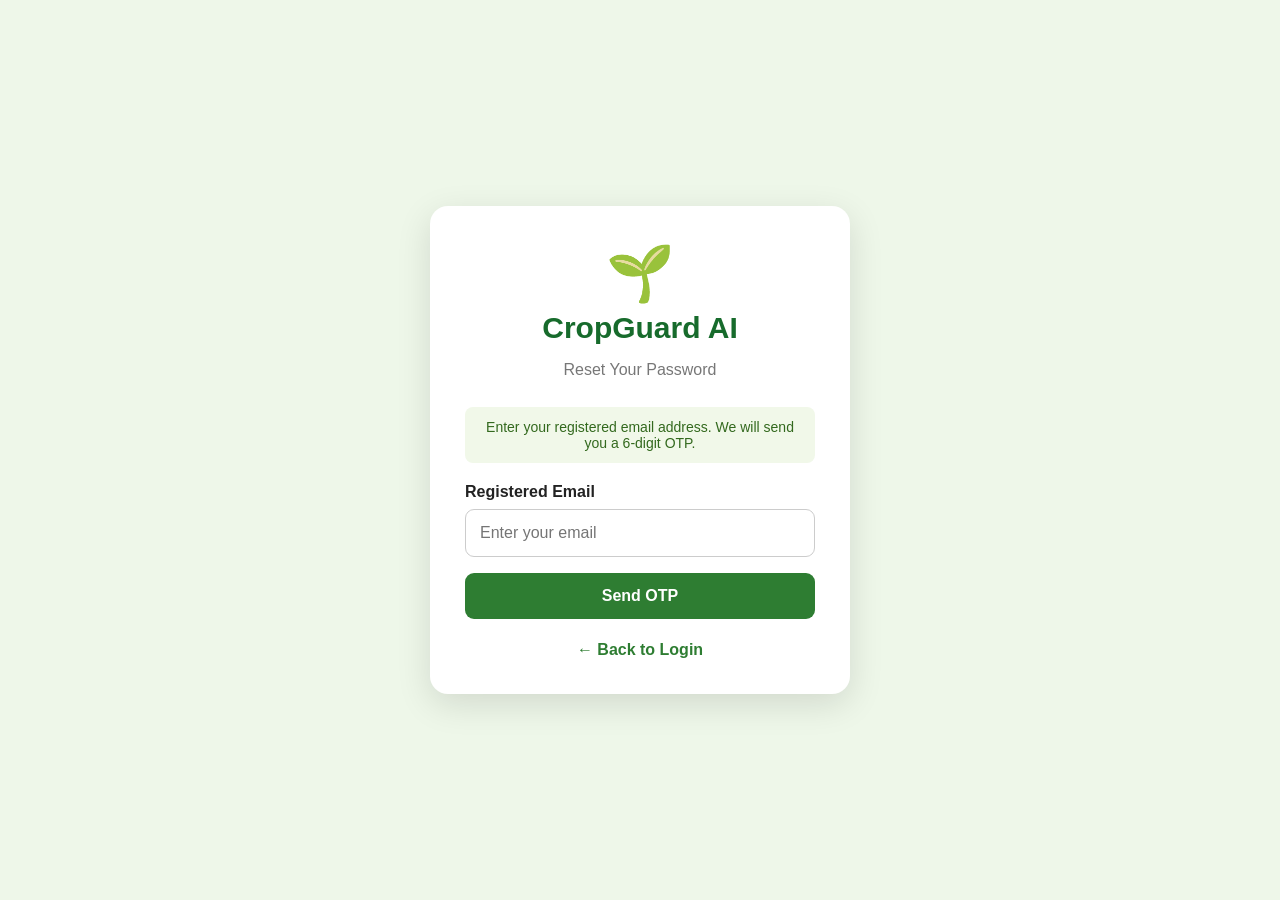
<file: frontend/forgot-password.html>
<!DOCTYPE html>
<html lang="en">
<head>
    <meta charset="UTF-8">
    <meta name="viewport" content="width=device-width, initial-scale=1.0">

    <title>CropGuard AI - Forgot Password</title>

    <style>
        * {
            box-sizing: border-box;
        }

        body {
            margin: 0;
            min-height: 100vh;
            display: flex;
            align-items: center;
            justify-content: center;
            font-family: Arial, sans-serif;
            background: #eef7e9;
            color: #222;
        }

        .container {
            width: 420px;
            max-width: 92%;
            background: white;
            padding: 35px;
            border-radius: 18px;
            box-shadow: 0 10px 35px rgba(0, 0, 0, 0.12);
        }

        .logo {
            text-align: center;
            font-size: 55px;
            margin-bottom: 5px;
        }

        h1 {
            text-align: center;
            color: #176b2c;
            margin: 5px 0;
            font-size: 30px;
        }

        .subtitle {
            text-align: center;
            color: #777;
            margin-bottom: 28px;
        }

        .step {
            display: none;
        }

        .step.active {
            display: block;
        }

        label {
            display: block;
            font-weight: bold;
            margin-bottom: 8px;
        }

        input {
            width: 100%;
            padding: 14px;
            border: 1px solid #ccc;
            border-radius: 9px;
            font-size: 16px;
            outline: none;
            margin-bottom: 16px;
        }

        input:focus {
            border-color: #2e7d32;
        }

        button {
            width: 100%;
            padding: 14px;
            border: none;
            border-radius: 9px;
            background: #2e7d32;
            color: white;
            font-size: 16px;
            font-weight: bold;
            cursor: pointer;
        }

        button:hover {
            background: #256628;
        }

        button:disabled {
            opacity: 0.6;
            cursor: not-allowed;
        }

        .secondary-btn {
            margin-top: 10px;
            background: #eeeeee;
            color: #333;
        }

        .secondary-btn:hover {
            background: #dddddd;
        }

        .message {
            display: none;
            padding: 12px;
            margin-bottom: 18px;
            border-radius: 8px;
            text-align: center;
            line-height: 1.4;
        }

        .message.show {
            display: block;
        }

        .message.success {
            background: #e8f5e9;
            color: #2e7d32;
        }

        .message.error {
            background: #ffebee;
            color: #c62828;
        }

        .otp-input {
            text-align: center;
            font-size: 25px;
            font-weight: bold;
            letter-spacing: 8px;
        }

        .info {
            background: #f1f8e9;
            color: #33691e;
            padding: 12px;
            border-radius: 8px;
            margin-bottom: 20px;
            font-size: 14px;
            text-align: center;
        }

        .resend {
            text-align: center;
            margin-top: 15px;
        }

        .resend button {
            width: auto;
            background: none;
            color: #2e7d32;
            padding: 5px;
        }

        .back-login {
            text-align: center;
            margin-top: 22px;
        }

        .back-login a {
            color: #2e7d32;
            font-weight: bold;
            text-decoration: none;
        }

        .password-note {
            font-size: 12px;
            color: #777;
            margin-top: -8px;
            margin-bottom: 15px;
        }
    </style>
</head>

<body>

<div class="container">

    <div class="logo">🌱</div>

    <h1>CropGuard AI</h1>

    <p class="subtitle">Reset Your Password</p>

    <div id="message" class="message"></div>


    <!-- STEP 1 -->
    <div id="step1" class="step active">

        <div class="info">
            Enter your registered email address.
            We will send you a 6-digit OTP.
        </div>

        <label for="email">Registered Email</label>

        <input
            type="email"
            id="email"
            placeholder="Enter your email"
            autocomplete="email"
        >

        <button id="sendOtpBtn" onclick="sendOTP()">
            Send OTP
        </button>

    </div>


    <!-- STEP 2 -->
    <div id="step2" class="step">

        <div class="info">
            Enter the 6-digit OTP sent to your email.
        </div>

        <label for="otp">Verification OTP</label>

        <input
            type="text"
            id="otp"
            class="otp-input"
            maxlength="6"
            inputmode="numeric"
            placeholder="000000"
        >

        <button id="verifyOtpBtn" onclick="verifyOTP()">
            Verify OTP
        </button>

        <div class="resend">
            <button onclick="resendOTP()">
                Resend OTP
            </button>
        </div>

        <button
            class="secondary-btn"
            onclick="showStep(1)"
        >
            Change Email
        </button>

    </div>


    <!-- STEP 3 -->
    <div id="step3" class="step">

        <div class="info">
            OTP verified successfully.
            Create your new password.
        </div>

        <label for="newPassword">
            New Password
        </label>

        <input
            type="password"
            id="newPassword"
            placeholder="Enter new password"
            autocomplete="new-password"
        >

        <div class="password-note">
            Password must contain at least 6 characters.
        </div>

        <label for="confirmPassword">
            Confirm Password
        </label>

        <input
            type="password"
            id="confirmPassword"
            placeholder="Confirm new password"
            autocomplete="new-password"
        >

        <button id="resetBtn" onclick="resetPassword()">
            Reset Password
        </button>

    </div>


    <div class="back-login">
        <a href="/login.html">
            ← Back to Login
        </a>
    </div>

</div>


<script>

const API_BASE = window.location.origin;

let userEmail = "";
let resetToken = "";


/* --------------------------------------------------
   MESSAGE
-------------------------------------------------- */

function showMessage(message, type = "error") {

    const box = document.getElementById("message");

    box.textContent = message;

    box.className = "message show " + type;

}


/* --------------------------------------------------
   STEP CONTROL
-------------------------------------------------- */

function showStep(number) {

    document
        .querySelectorAll(".step")
        .forEach(step => step.classList.remove("active"));

    document
        .getElementById("step" + number)
        .classList.add("active");

    document
        .getElementById("message")
        .className = "message";

}


/* --------------------------------------------------
   SEND OTP
-------------------------------------------------- */

async function sendOTP() {

    const email =
        document.getElementById("email").value.trim().toLowerCase();

    if (!email) {

        showMessage(
            "Please enter your registered email address."
        );

        return;
    }

    const button =
        document.getElementById("sendOtpBtn");

    button.disabled = true;
    button.textContent = "Sending...";

    try {

        const response = await fetch(
            `${API_BASE}/api/forgot-password/request-otp`,
            {
                method: "POST",

                headers: {
                    "Content-Type": "application/json"
                },

                credentials: "include",

                body: JSON.stringify({
                    email: email
                })
            }
        );

        const data = await response.json();

        if (data.status === "success") {

            userEmail = email;

            showMessage(
                "OTP sent to your registered email.",
                "success"
            );

            showStep(2);

        } else {

            showMessage(
                data.message ||
                "Unable to send OTP."
            );
        }

    } catch (error) {

        console.error(error);

        showMessage(
            "Unable to connect to the server. Please try again."
        );

    } finally {

        button.disabled = false;
        button.textContent = "Send OTP";

    }
}


/* --------------------------------------------------
   VERIFY OTP
-------------------------------------------------- */

async function verifyOTP() {

    const otp =
        document.getElementById("otp").value.trim();

    if (!/^\d{6}$/.test(otp)) {

        showMessage(
            "Please enter the 6-digit OTP."
        );

        return;
    }

    const button =
        document.getElementById("verifyOtpBtn");

    button.disabled = true;
    button.textContent = "Verifying...";

    try {

        const response = await fetch(
            `${API_BASE}/api/forgot-password/verify-otp`,
            {
                method: "POST",

                headers: {
                    "Content-Type": "application/json"
                },

                credentials: "include",

                body: JSON.stringify({
                    email: userEmail,
                    otp: otp
                })
            }
        );

        const data = await response.json();

        if (data.status === "success") {

            resetToken = data.reset_token;

            showMessage(
                "OTP verified successfully.",
                "success"
            );

            showStep(3);

        } else {

            showMessage(
                data.message ||
                "Invalid OTP."
            );
        }

    } catch (error) {

        console.error(error);

        showMessage(
            "Unable to verify OTP. Please try again."
        );

    } finally {

        button.disabled = false;
        button.textContent = "Verify OTP";

    }
}


/* --------------------------------------------------
   RESEND OTP
-------------------------------------------------- */

async function resendOTP() {

    if (!userEmail) {

        showStep(1);

        return;
    }

    try {

        const response = await fetch(
            `${API_BASE}/api/forgot-password/resend-otp`,
            {
                method: "POST",

                headers: {
                    "Content-Type": "application/json"
                },

                credentials: "include",

                body: JSON.stringify({
                    email: userEmail
                })
            }
        );

        const data = await response.json();

        if (data.status === "success") {

            showMessage(
                "A new OTP has been sent to your email.",
                "success"
            );

        } else {

            showMessage(
                data.message ||
                "Unable to resend OTP."
            );
        }

    } catch (error) {

        console.error(error);

        showMessage(
            "Unable to connect to the server."
        );
    }
}


/* --------------------------------------------------
   RESET PASSWORD
-------------------------------------------------- */

async function resetPassword() {

    const newPassword =
        document.getElementById("newPassword").value;

    const confirmPassword =
        document.getElementById("confirmPassword").value;


    if (newPassword.length < 6) {

        showMessage(
            "Password must contain at least 6 characters."
        );

        return;
    }


    if (newPassword !== confirmPassword) {

        showMessage(
            "Passwords do not match."
        );

        return;
    }


    if (!resetToken) {

        showMessage(
            "Password reset authorization is missing. Please start again."
        );

        showStep(1);

        return;
    }


    const button =
        document.getElementById("resetBtn");

    button.disabled = true;
    button.textContent = "Updating...";


    try {

        const response = await fetch(
            `${API_BASE}/api/forgot-password/reset`,
            {
                method: "POST",

                headers: {
                    "Content-Type": "application/json"
                },

                credentials: "include",

                body: JSON.stringify({

                    email: userEmail,

                    reset_token: resetToken,

                    new_password: newPassword,

                    confirm_password: confirmPassword

                })
            }
        );


        const data = await response.json();


        if (data.status === "success") {

            showMessage(
                "Password updated successfully. Redirecting to login...",
                "success"
            );

            setTimeout(() => {

                window.location.replace(
                    "/login.html"
                );

            }, 1500);

        } else {

            showMessage(
                data.message ||
                "Unable to reset password."
            );
        }


    } catch (error) {

        console.error(error);

        showMessage(
            "Unable to connect to the server."
        );

    } finally {

        button.disabled = false;
        button.textContent = "Reset Password";

    }

}

</script>

</body>
</html>
</file>
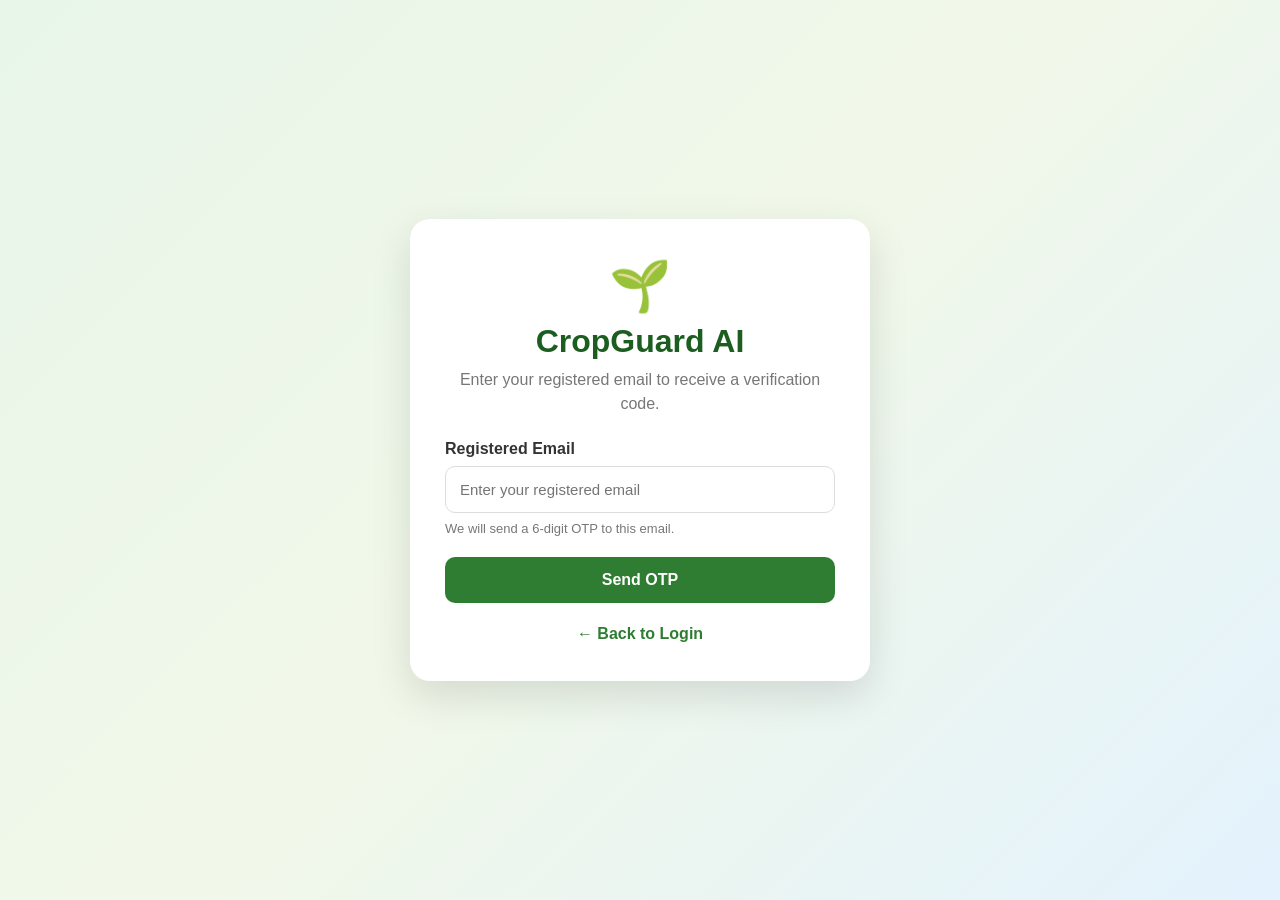
<file: frontend/forgot_password.html>
<!DOCTYPE html>
<html lang="en">
<head>
    <meta charset="UTF-8">
    <meta name="viewport" content="width=device-width, initial-scale=1.0">
    <title>CropGuard AI - Reset Password</title>
    <style>
        * { box-sizing: border-box; margin: 0; padding: 0; }
        body {
            font-family: Arial, sans-serif;
            min-height: 100vh;
            display: flex;
            align-items: center;
            justify-content: center;
            background: linear-gradient(135deg, #e8f5e9, #f1f8e9, #e3f2fd);
            padding: 20px;
        }
        .container {
            width: 100%;
            max-width: 460px;
            background: #fff;
            padding: 38px 35px;
            border-radius: 20px;
            box-shadow: 0 15px 40px rgba(0,0,0,0.12);
        }
        .logo { text-align: center; font-size: 50px; margin-bottom: 8px; }
        h1 { text-align: center; color: #1b5e20; margin-bottom: 8px; }
        .subtitle { text-align: center; color: #777; margin-bottom: 24px; line-height: 1.5; }
        .step { display: none; }
        .step.active { display: block; }
        .form-group { margin-bottom: 18px; }
        label { display: block; font-weight: bold; color: #333; margin-bottom: 8px; }
        input {
            width: 100%;
            padding: 14px;
            border: 1px solid #ddd;
            border-radius: 10px;
            font-size: 15px;
            outline: none;
        }
        input:focus {
            border-color: #43a047;
            box-shadow: 0 0 0 3px rgba(67,160,71,0.1);
        }
        button {
            width: 100%;
            padding: 14px;
            border: none;
            border-radius: 10px;
            background: #2e7d32;
            color: white;
            font-size: 16px;
            font-weight: bold;
            cursor: pointer;
        }
        button:hover { background: #1b5e20; }
        button:disabled { opacity: .6; cursor: not-allowed; }
        .secondary-btn {
            background: #e8f5e9;
            color: #2e7d32;
            margin-top: 10px;
        }
        .secondary-btn:hover { background: #dcedc8; }
        .message {
            display: none;
            padding: 12px;
            margin-bottom: 18px;
            border-radius: 8px;
            text-align: center;
            line-height: 1.4;
        }
        .message.error { display: block; background: #ffebee; color: #c62828; }
        .message.success { display: block; background: #e8f5e9; color: #2e7d32; }
        .hint { color: #777; font-size: 13px; margin-top: 7px; line-height: 1.4; }
        .back { text-align: center; margin-top: 22px; }
        .back a { color: #2e7d32; font-weight: bold; text-decoration: none; }
        .back a:hover { text-decoration: underline; }
        .otp-box { text-align: center; letter-spacing: 7px; font-size: 24px; font-weight: bold; }
        .timer { text-align: center; color: #666; margin-top: 10px; font-size: 13px; }
    </style>
</head>
<body>
<div class="container">
    <div class="logo">🌱</div>
    <h1>CropGuard AI</h1>
    <p class="subtitle" id="subtitle">
        Enter your registered email to receive a verification code.
    </p>

    <div id="message" class="message"></div>

    <!-- STEP 1: EMAIL -->
    <section id="step1" class="step active">
        <form id="requestForm">
            <div class="form-group">
                <label for="email">Registered Email</label>
                <input
                    type="email"
                    id="email"
                    autocomplete="email"
                    placeholder="Enter your registered email"
                    required
                >
                <div class="hint">
                    We will send a 6-digit OTP to this email.
                </div>
            </div>

            <button id="sendBtn" type="submit">
                Send OTP
            </button>
        </form>
    </section>

    <!-- STEP 2: OTP -->
    <section id="step2" class="step">
        <form id="verifyForm">
            <div class="form-group">
                <label for="otp">6-Digit OTP</label>
                <input
                    type="text"
                    id="otp"
                    class="otp-box"
                    inputmode="numeric"
                    maxlength="6"
                    autocomplete="one-time-code"
                    placeholder="000000"
                    required
                >
                <div class="hint" id="otpHint">
                    Check your email for the OTP.
                </div>
            </div>

            <button id="verifyBtn" type="submit">
                Verify OTP
            </button>

            <button
                id="resendBtn"
                type="button"
                class="secondary-btn"
                disabled
            >
                Resend OTP
            </button>

            <div id="timer" class="timer"></div>
        </form>
    </section>

    <!-- STEP 3: NEW PASSWORD -->
    <section id="step3" class="step">
        <form id="resetForm">
            <div class="form-group">
                <label for="newPassword">New Password</label>
                <input
                    type="password"
                    id="newPassword"
                    autocomplete="new-password"
                    placeholder="Enter new password"
                    minlength="6"
                    required
                >
            </div>

            <div class="form-group">
                <label for="confirmPassword">
                    Confirm New Password
                </label>
                <input
                    type="password"
                    id="confirmPassword"
                    autocomplete="new-password"
                    placeholder="Confirm new password"
                    minlength="6"
                    required
                >
            </div>

            <div class="hint" style="margin-bottom:16px;">
                Minimum 6 characters.
            </div>

            <button id="resetBtn" type="submit">
                Reset Password
            </button>
        </form>
    </section>

    <div class="back">
        <a href="/login.html">← Back to Login</a>
    </div>
</div>

<script>
(function () {
    const API_BASE = window.location.origin;

    const message = document.getElementById("message");
    const subtitle = document.getElementById("subtitle");

    const steps = [
        document.getElementById("step1"),
        document.getElementById("step2"),
        document.getElementById("step3")
    ];

    const emailInput = document.getElementById("email");
    const otpInput = document.getElementById("otp");

    const sendBtn = document.getElementById("sendBtn");
    const verifyBtn = document.getElementById("verifyBtn");
    const resendBtn = document.getElementById("resendBtn");
    const resetBtn = document.getElementById("resetBtn");

    const timer = document.getElementById("timer");
    const otpHint = document.getElementById("otpHint");

    let resetEmail = "";
    let resetToken = "";
    let countdown = null;

    function showMessage(text, type) {
        message.textContent = text || "";
        message.className = "message " + (type || "error");
        message.style.display = text ? "block" : "none";
    }

    function showStep(number) {
        steps.forEach((step, index) => {
            step.classList.toggle("active", index === number - 1);
        });

        if (number === 1) {
            subtitle.textContent =
                "Enter your registered email to receive a verification code.";
        }

        if (number === 2) {
            subtitle.textContent =
                "Verify the OTP sent to your email.";
        }

        if (number === 3) {
            subtitle.textContent =
                "Create a new password for your CropGuard AI account.";
        }
    }

    function startCountdown(seconds) {
        clearInterval(countdown);

        let remaining = Math.max(0, Number(seconds) || 60);

        resendBtn.disabled = true;

        timer.textContent =
            "You can resend the OTP in " +
            remaining +
            " seconds.";

        countdown = setInterval(function () {
            remaining -= 1;

            if (remaining <= 0) {
                clearInterval(countdown);

                timer.textContent =
                    "You can request a new OTP now.";

                resendBtn.disabled = false;
                return;
            }

            timer.textContent =
                "You can resend the OTP in " +
                remaining +
                " seconds.";
        }, 1000);
    }

    // STEP 1: REQUEST OTP
    document
        .getElementById("requestForm")
        .addEventListener("submit", async function (event) {

            event.preventDefault();
            showMessage("", "");

            const email =
                emailInput.value.trim().toLowerCase();

            if (!email) {
                showMessage(
                    "Please enter your registered email.",
                    "error"
                );
                return;
            }

            sendBtn.disabled = true;
            sendBtn.textContent = "Sending OTP...";

            try {
                const response = await fetch(
                    API_BASE + "/api/forgot-password/request-otp",
                    {
                        method: "POST",
                        headers: {
                            "Content-Type": "application/json"
                        },
                        credentials: "include",
                        body: JSON.stringify({
                            email: email
                        })
                    }
                );

                const data = await response.json();

                if (!response.ok || data.status !== "success") {
                    throw new Error(
                        data.message ||
                        "Could not send OTP."
                    );
                }

                resetEmail = email;

                otpHint.textContent =
                    "If this email belongs to a CropGuard account, " +
                    "an OTP has been sent to " +
                    (data.email || "your email") +
                    ".";

                showMessage(
                    data.message,
                    "success"
                );

                showStep(2);

                startCountdown(
                    data.resend_after || 60
                );

                otpInput.focus();

            } catch (error) {

                showMessage(
                    error.message ||
                    "Could not send OTP.",
                    "error"
                );

            } finally {

                sendBtn.disabled = false;
                sendBtn.textContent = "Send OTP";
            }
        });


    // STEP 2: VERIFY OTP
    document
        .getElementById("verifyForm")
        .addEventListener("submit", async function (event) {

            event.preventDefault();
            showMessage("", "");

            const otp =
                otpInput.value.replace(/\D/g, "");

            if (otp.length !== 6) {
                showMessage(
                    "Enter the 6-digit OTP.",
                    "error"
                );
                return;
            }

            verifyBtn.disabled = true;
            verifyBtn.textContent = "Verifying...";

            try {

                const response = await fetch(
                    API_BASE +
                    "/api/forgot-password/verify-otp",
                    {
                        method: "POST",
                        headers: {
                            "Content-Type": "application/json"
                        },
                        credentials: "include",
                        body: JSON.stringify({
                            email: resetEmail,
                            otp: otp
                        })
                    }
                );

                const data = await response.json();

                if (!response.ok ||
                    data.status !== "success") {

                    throw new Error(
                        data.message ||
                        "Invalid OTP."
                    );
                }

                resetToken =
                    data.reset_token || "";

                if (!resetToken) {
                    throw new Error(
                        "Reset authorization was not created. " +
                        "Please try again."
                    );
                }

                clearInterval(countdown);
                timer.textContent = "";

                showMessage(
                    data.message,
                    "success"
                );

                showStep(3);

                document
                    .getElementById("newPassword")
                    .focus();

            } catch (error) {

                showMessage(
                    error.message ||
                    "Could not verify OTP.",
                    "error"
                );

            } finally {

                verifyBtn.disabled = false;
                verifyBtn.textContent = "Verify OTP";
            }
        });


    // RESEND OTP
    resendBtn.addEventListener(
        "click",
        async function () {

            resendBtn.disabled = true;
            showMessage("", "");

            try {

                const response = await fetch(
                    API_BASE +
                    "/api/forgot-password/resend-otp",
                    {
                        method: "POST",
                        headers: {
                            "Content-Type":
                                "application/json"
                        },
                        credentials: "include",
                        body: JSON.stringify({
                            email: resetEmail
                        })
                    }
                );

                const data =
                    await response.json();

                if (!response.ok ||
                    data.status !== "success") {

                    throw new Error(
                        data.message ||
                        "Could not resend OTP."
                    );
                }

                showMessage(
                    data.message,
                    "success"
                );

                startCountdown(
                    data.resend_after || 60
                );

            } catch (error) {

                showMessage(
                    error.message ||
                    "Could not resend OTP.",
                    "error"
                );

                resendBtn.disabled = false;
            }
        }
    );


    // STEP 3: RESET PASSWORD
    document
        .getElementById("resetForm")
        .addEventListener("submit", async function (event) {

            event.preventDefault();
            showMessage("", "");

            const password =
                document
                    .getElementById("newPassword")
                    .value;

            const confirmPassword =
                document
                    .getElementById("confirmPassword")
                    .value;

            if (password.length < 6) {
                showMessage(
                    "Password must contain at least 6 characters.",
                    "error"
                );
                return;
            }

            if (password !== confirmPassword) {
                showMessage(
                    "Passwords do not match.",
                    "error"
                );
                return;
            }

            if (!resetEmail || !resetToken) {
                showMessage(
                    "Password reset verification is missing. " +
                    "Please verify the OTP again.",
                    "error"
                );
                return;
            }

            resetBtn.disabled = true;
            resetBtn.textContent =
                "Updating Password...";

            try {

                const response = await fetch(
                    API_BASE +
                    "/api/forgot-password/reset",
                    {
                        method: "POST",
                        headers: {
                            "Content-Type":
                                "application/json"
                        },
                        credentials: "include",

                        /*
                         * IMPORTANT:
                         * app.py expects "password",
                         * NOT "new_password".
                         */
                        body: JSON.stringify({
                            email: resetEmail,
                            reset_token: resetToken,
                            password: password,
                            confirm_password: confirmPassword
                        })
                    }
                );

                const data =
                    await response.json();

                if (!response.ok ||
                    data.status !== "success") {

                    throw new Error(
                        data.message ||
                        "Could not reset password."
                    );
                }

                showMessage(
                    data.message ||
                    "Password reset successfully.",
                    "success"
                );

                resetToken = "";

                setTimeout(function () {
                    window.location.replace(
                        "/login.html"
                    );
                }, 1200);

            } catch (error) {

                showMessage(
                    error.message ||
                    "Could not reset password.",
                    "error"
                );

            } finally {

                resetBtn.disabled = false;
                resetBtn.textContent =
                    "Reset Password";
            }
        });

})();
</script>

</body>
</html>
</file>
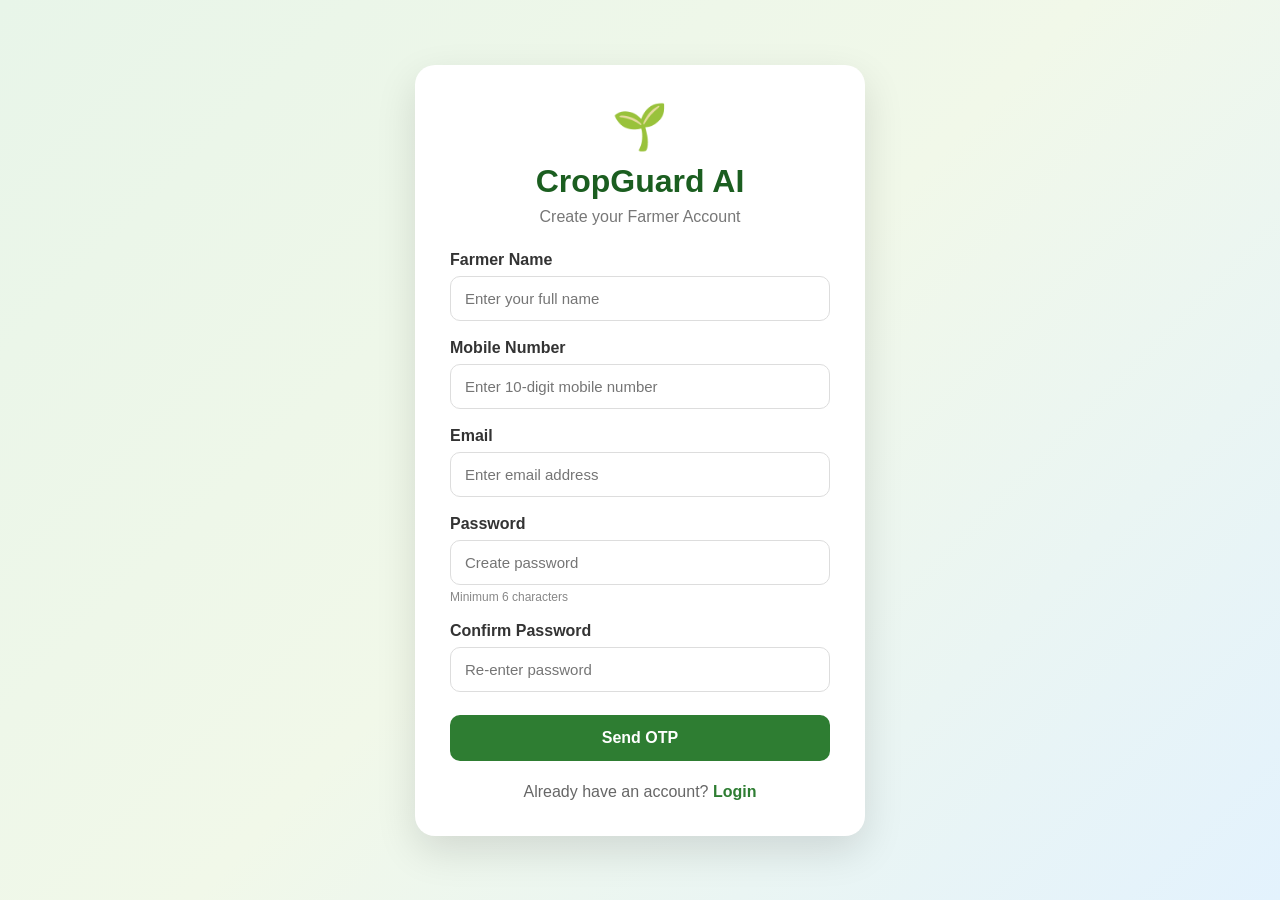
<file: frontend/register.html>
<!DOCTYPE html>
<html lang="en">
<head>
    <meta charset="UTF-8">

    <meta
        name="viewport"
        content="width=device-width, initial-scale=1.0"
    >

    <title>CropGuard AI - Farmer Registration</title>

    <style>
        * {
            box-sizing: border-box;
            margin: 0;
            padding: 0;
        }

        body {
            font-family: Arial, sans-serif;
            min-height: 100vh;
            display: flex;
            align-items: center;
            justify-content: center;
            background: linear-gradient(
                135deg,
                #e8f5e9,
                #f1f8e9,
                #e3f2fd
            );
            padding: 20px;
        }

        .register-container {
            width: 100%;
            max-width: 450px;
            background: white;
            border-radius: 20px;
            padding: 35px;
            box-shadow: 0 15px 40px rgba(0,0,0,0.12);
        }

        .logo {
            text-align: center;
            font-size: 45px;
            margin-bottom: 10px;
        }

        h1 {
            text-align: center;
            color: #1b5e20;
            margin-bottom: 8px;
        }

        .subtitle {
            text-align: center;
            color: #777;
            margin-bottom: 25px;
        }

        .form-group {
            margin-bottom: 18px;
        }

        label {
            display: block;
            margin-bottom: 7px;
            font-weight: bold;
            color: #333;
        }

        input {
            width: 100%;
            padding: 13px 14px;
            border: 1px solid #ddd;
            border-radius: 10px;
            font-size: 15px;
            outline: none;
        }

        input:focus {
            border-color: #43a047;
            box-shadow: 0 0 0 3px rgba(67,160,71,0.1);
        }

        .register-btn {
            width: 100%;
            border: none;
            padding: 14px;
            border-radius: 10px;
            background: #2e7d32;
            color: white;
            font-size: 16px;
            font-weight: bold;
            cursor: pointer;
            margin-top: 5px;
        }

        .register-btn:hover {
            background: #1b5e20;
        }

        .register-btn:disabled {
            background: #9e9e9e;
            cursor: not-allowed;
        }

        .secondary-btn {
            width: 100%;
            border: 1px solid #2e7d32;
            padding: 12px;
            border-radius: 10px;
            background: white;
            color: #2e7d32;
            font-size: 15px;
            font-weight: bold;
            cursor: pointer;
            margin-top: 10px;
        }

        .secondary-btn:hover {
            background: #e8f5e9;
        }

        .secondary-btn:disabled {
            color: #999;
            border-color: #ccc;
            cursor: not-allowed;
            background: #f5f5f5;
        }

        .message {
            display: none;
            margin-bottom: 15px;
            padding: 12px;
            border-radius: 8px;
            text-align: center;
            line-height: 1.4;
        }

        .message.error {
            display: block;
            background: #ffebee;
            color: #c62828;
        }

        .message.success {
            display: block;
            background: #e8f5e9;
            color: #2e7d32;
        }

        .login-link {
            text-align: center;
            margin-top: 22px;
            color: #666;
        }

        .login-link a {
            color: #2e7d32;
            font-weight: bold;
            text-decoration: none;
        }

        .login-link a:hover {
            text-decoration: underline;
        }

        .password-note {
            font-size: 12px;
            color: #888;
            margin-top: 5px;
        }

        .otp-section {
            display: none;
        }

        .otp-section.active {
            display: block;
        }

        .registration-section.hidden {
            display: none;
        }

        .otp-info {
            background: #f1f8e9;
            border-radius: 10px;
            padding: 12px;
            margin-bottom: 18px;
            color: #33691e;
            font-size: 14px;
            line-height: 1.5;
            text-align: center;
        }

        .otp-input {
            text-align: center;
            font-size: 24px;
            letter-spacing: 8px;
            font-weight: bold;
        }

        .resend-note {
            text-align: center;
            color: #777;
            font-size: 13px;
            margin-top: 12px;
        }

        .back-btn {
            border: none;
            background: transparent;
            color: #2e7d32;
            cursor: pointer;
            font-size: 14px;
            width: 100%;
            margin-top: 12px;
        }
    </style>
</head>

<body>

<div class="register-container">

    <div class="logo">🌱</div>

    <h1>CropGuard AI</h1>

    <p class="subtitle" id="pageSubtitle">
        Create your Farmer Account
    </p>

    <div id="message" class="message"></div>

    <!-- STEP 1: Farmer registration details -->
    <div id="registrationSection" class="registration-section">

        <form id="registerForm">

            <div class="form-group">
                <label for="name">Farmer Name</label>

                <input
                    type="text"
                    id="name"
                    name="name"
                    placeholder="Enter your full name"
                    required
                    autocomplete="name"
                >
            </div>

            <div class="form-group">
                <label for="mobile">Mobile Number</label>

                <input
                    type="tel"
                    id="mobile"
                    name="mobile"
                    placeholder="Enter 10-digit mobile number"
                    maxlength="15"
                    required
                    autocomplete="tel"
                    inputmode="numeric"
                >
            </div>

            <div class="form-group">
                <label for="email">Email</label>

                <input
                    type="email"
                    id="email"
                    name="email"
                    required
                    placeholder="Enter email address"
                    autocomplete="email"
                >
            </div>

            <div class="form-group">
                <label for="password">Password</label>

                <input
                    type="password"
                    id="password"
                    name="password"
                    placeholder="Create password"
                    required
                    minlength="6"
                    autocomplete="new-password"
                >

                <div class="password-note">
                    Minimum 6 characters
                </div>
            </div>

            <div class="form-group">
                <label for="confirmPassword">
                    Confirm Password
                </label>

                <input
                    type="password"
                    id="confirmPassword"
                    placeholder="Re-enter password"
                    required
                    minlength="6"
                    autocomplete="new-password"
                >
            </div>

            <button
                type="submit"
                id="sendOtpBtn"
                class="register-btn"
            >
                Send OTP
            </button>

        </form>

    </div>

    <!-- STEP 2: OTP verification -->
    <div id="otpSection" class="otp-section">

        <div class="otp-info">
            We sent a 6-digit verification code to
            <strong id="maskedMobile">your email</strong>.
            <br>
            The code is valid for 5 minutes.
        </div>

        <form id="otpForm">

            <div class="form-group">
                <label for="otp">Enter OTP</label>

                <input
                    type="text"
                    id="otp"
                    class="otp-input"
                    inputmode="numeric"
                    autocomplete="one-time-code"
                    maxlength="6"
                    placeholder="••••••"
                    required
                >
            </div>

            <button
                type="submit"
                id="verifyOtpBtn"
                class="register-btn"
            >
                Verify OTP & Create Account
            </button>

        </form>

        <button
            type="button"
            id="resendOtpBtn"
            class="secondary-btn"
            disabled
        >
            Resend OTP
        </button>

        <div id="resendNote" class="resend-note">
            Resend available in 60 seconds
        </div>

        <button
            type="button"
            id="backBtn"
            class="back-btn"
        >
            ← Change registration details
        </button>

    </div>

    <div class="login-link">
        Already have an account?
        <a href="login.html">Login</a>
    </div>

</div>

<script>
(function () {
    "use strict";

    const API_BASE = window.location.origin;

    const message = document.getElementById("message");
    const registerForm = document.getElementById("registerForm");
    const otpForm = document.getElementById("otpForm");

    const registrationSection =
        document.getElementById("registrationSection");

    const otpSection =
        document.getElementById("otpSection");

    const sendOtpBtn =
        document.getElementById("sendOtpBtn");

    const verifyOtpBtn =
        document.getElementById("verifyOtpBtn");

    const resendOtpBtn =
        document.getElementById("resendOtpBtn");

    const resendNote =
        document.getElementById("resendNote");

    const maskedMobile =
        document.getElementById("maskedMobile");

    const pageSubtitle =
        document.getElementById("pageSubtitle");

    const backBtn =
        document.getElementById("backBtn");

    let registrationEmail = "";
    let resendTimer = null;
    let resendSeconds = 60;

    function showMessage(text, type) {
        message.textContent = text;
        message.className = "message " + type;
    }

    function clearMessage() {
        message.textContent = "";
        message.className = "message";
    }

    function normalizeMobile(value) {
        let digits = String(value || "").replace(/\D/g, "");

        if (digits.startsWith("91") && digits.length === 12) {
            digits = digits.substring(2);
        }

        return digits;
    }

    function normalizeEmail(value) {
        return String(value || "").trim().toLowerCase();
    }

    function startResendTimer(seconds) {
        clearInterval(resendTimer);

        resendSeconds = seconds;
        resendOtpBtn.disabled = true;

        function update() {
            if (resendSeconds <= 0) {
                clearInterval(resendTimer);
                resendOtpBtn.disabled = false;
                resendNote.textContent = "You can request a new OTP now.";
                return;
            }

            resendNote.textContent =
                "Resend available in " +
                resendSeconds +
                " seconds";

            resendSeconds -= 1;
        }

        update();
        resendTimer = setInterval(update, 1000);
    }

    function showOtpSection(maskedNumber) {
        registrationSection.classList.add("hidden");
        otpSection.classList.add("active");

        pageSubtitle.textContent =
            "Verify your email address";

        maskedMobile.textContent =
            maskedNumber || "your email address";

        document.getElementById("otp").value = "";
        document.getElementById("otp").focus();

        startResendTimer(60);
    }

    function showRegistrationSection() {
        clearInterval(resendTimer);

        registrationSection.classList.remove("hidden");
        otpSection.classList.remove("active");

        pageSubtitle.textContent =
            "Create your Farmer Account";

        document.getElementById("otp").value = "";
    }

    registerForm.addEventListener("submit", async function (event) {
        event.preventDefault();
        clearMessage();

        const name =
            document.getElementById("name").value.trim();

        const mobileInput =
            document.getElementById("mobile").value.trim();

        const mobile =
            normalizeMobile(mobileInput);

        const email =
            normalizeEmail(document.getElementById("email").value);

        const password =
            document.getElementById("password").value;

        const confirmPassword =
            document.getElementById("confirmPassword").value;

        if (!name) {
            showMessage("Please enter your farmer name.", "error");
            return;
        }

        if (mobile.length !== 10 || !/^[6-9]\d{9}$/.test(mobile)) {
            showMessage(
                "Please enter a valid 10-digit Indian mobile number.",
                "error"
            );
            return;
        }

        if (!/^[^\s@]+@[^\s@]+\.[^\s@]+$/.test(email)) {
            showMessage(
                "Please enter a valid email address.",
                "error"
            );
            return;
        }

        if (password.length < 6) {
            showMessage(
                "Password must contain at least 6 characters.",
                "error"
            );
            return;
        }

        if (password !== confirmPassword) {
            showMessage(
                "Passwords do not match.",
                "error"
            );
            return;
        }

        sendOtpBtn.disabled = true;
        sendOtpBtn.textContent = "Sending OTP...";

        try {
            const response = await fetch(
                API_BASE + "/api/register/request-otp",
                {
                    method: "POST",
                    headers: {
                        "Content-Type": "application/json"
                    },
                    credentials: "include",
                    body: JSON.stringify({
                        name: name,
                        mobile: mobile,
                        email: email,
                        password: password
                    })
                }
            );

            const data = await response.json();

            if (!response.ok || data.status !== "success") {
                throw new Error(
                    data.message ||
                    "Could not send OTP."
                );
            }

            registrationEmail = email;

            showMessage(
                "OTP sent successfully to your email address.",
                "success"
            );

            showOtpSection(data.email);
        } catch (error) {
            console.error("OTP request error:", error);

            showMessage(
                error.message ||
                "Could not send OTP. Please try again.",
                "error"
            );
        } finally {
            sendOtpBtn.disabled = false;
            sendOtpBtn.textContent = "Send OTP";
        }
    });

    otpForm.addEventListener("submit", async function (event) {
        event.preventDefault();
        clearMessage();

        const otp =
            document.getElementById("otp").value
                .replace(/\D/g, "");

        if (otp.length !== 6) {
            showMessage(
                "Please enter the 6-digit OTP.",
                "error"
            );
            return;
        }

        if (!registrationEmail) {
            showMessage(
                "Registration session expired. Please register again.",
                "error"
            );
            showRegistrationSection();
            return;
        }

        verifyOtpBtn.disabled = true;
        verifyOtpBtn.textContent = "Verifying...";

        try {
            const response = await fetch(
                API_BASE + "/api/register/verify-otp",
                {
                    method: "POST",
                    headers: {
                        "Content-Type": "application/json"
                    },
                    credentials: "include",
                    body: JSON.stringify({
                        email: registrationEmail,
                        otp: otp
                    })
                }
            );

            const data = await response.json();

            if (!response.ok || data.status !== "success") {
                throw new Error(
                    data.message ||
                    "OTP verification failed."
                );
            }

            showMessage(
                "Email verified! Account created successfully. Redirecting to login...",
                "success"
            );

            setTimeout(function () {
                window.location.replace("/login.html");
            }, 1200);

        } catch (error) {
            console.error("OTP verification error:", error);

            showMessage(
                error.message ||
                "Could not verify OTP.",
                "error"
            );
        } finally {
            verifyOtpBtn.disabled = false;
            verifyOtpBtn.textContent =
                "Verify OTP & Create Account";
        }
    });

    resendOtpBtn.addEventListener("click", async function () {
        clearMessage();

        if (!registrationEmail) {
            showMessage(
                "Registration session expired. Please register again.",
                "error"
            );
            showRegistrationSection();
            return;
        }

        resendOtpBtn.disabled = true;
        resendOtpBtn.textContent = "Sending...";

        try {
            const response = await fetch(
                API_BASE + "/api/register/resend-otp",
                {
                    method: "POST",
                    headers: {
                        "Content-Type": "application/json"
                    },
                    credentials: "include",
                    body: JSON.stringify({
                        email: registrationEmail
                    })
                }
            );

            const data = await response.json();

            if (!response.ok || data.status !== "success") {
                throw new Error(
                    data.message ||
                    "Could not resend OTP."
                );
            }

            showMessage(
                "A new OTP has been sent.",
                "success"
            );

            startResendTimer(
                Number(data.resend_after || 60)
            );

        } catch (error) {
            console.error("OTP resend error:", error);

            showMessage(
                error.message ||
                "Could not resend OTP.",
                "error"
            );

            resendOtpBtn.disabled = false;
        } finally {
            resendOtpBtn.textContent = "Resend OTP";
        }
    });

    backBtn.addEventListener("click", function () {
        clearMessage();
        showRegistrationSection();
    });

    document.getElementById("otp").addEventListener(
        "input",
        function () {
            this.value = this.value
                .replace(/\D/g, "")
                .slice(0, 6);
        }
    );
})();
</script>

</body>
</html>
</file>
